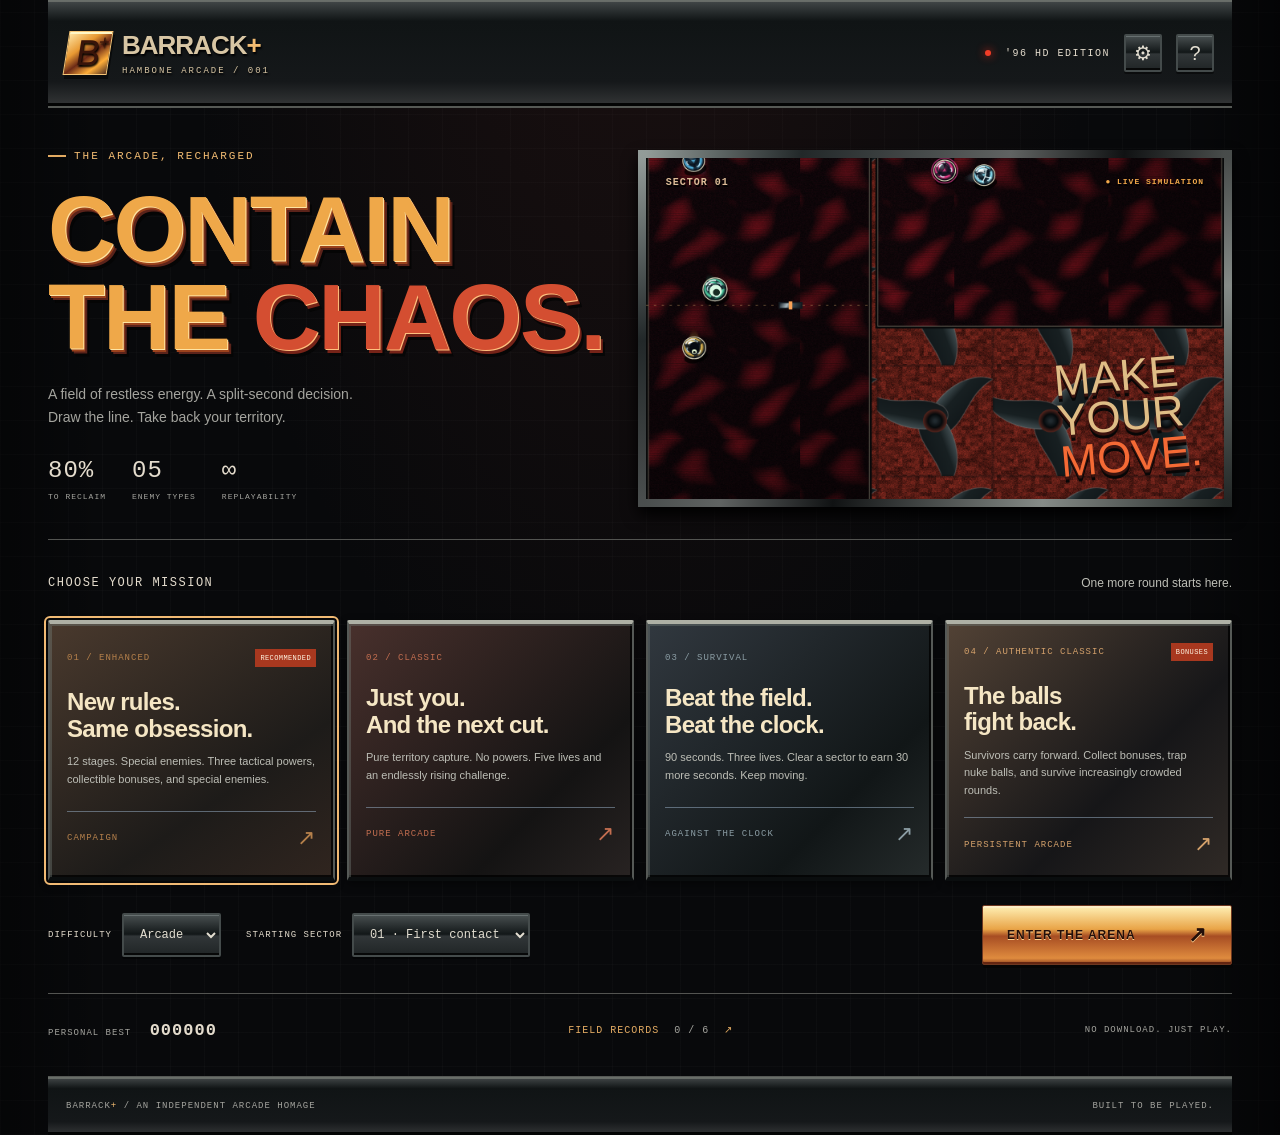
<file: web/index.html>
<!doctype html>
<html lang="en">
<head>
<meta charset="utf-8"><meta name="viewport" content="width=device-width,initial-scale=1,viewport-fit=cover"><meta name="theme-color" content="#dce6f1">
<meta name="description" content="Barrack+ — a modern territory-capture arcade game. Build barriers, contain the chaos, and reclaim the arena. Play with touch, mouse, or keyboard.">
<title>Barrack+ · Contain the chaos</title><link rel="icon" href="icon.svg" type="image/svg+xml"><link rel="stylesheet" href="style.css"><link rel="stylesheet" href="metallic.css"><link rel="stylesheet" href="retro96.css"><link rel="stylesheet" href="bonus-ui.css">
</head>
<body>
<div class="shell">
<header><a class="brand" href="#" id="homeLink" aria-label="Barrack plus main menu"><span class="brand-mark">B<span>+</span></span><span>BARRACK<span class="plus">+</span><small>HAMBONE ARCADE / 001</small></span></a><div class="header-right"><span class="live-dot"></span><span class="edition">CHROME EDITION</span><button class="icon-btn" id="settingsButton" aria-label="Settings">⚙</button><button class="icon-btn" id="helpButton" aria-label="How to play">?</button></div></header>
<main>
<section id="home" class="home">
<div class="hero-copy"><div class="eyebrow"><span></span> THE ARCADE, RECHARGED</div><h1>CONTAIN<br>THE <em>CHAOS.</em></h1><p>A field of restless energy. A split-second decision.<br>Draw the line. Take back your territory.</p><div class="hero-details"><span><b>80%</b> TO RECLAIM</span><span><b>05</b> ENEMY TYPES</span><span><b>∞</b> REPLAYABILITY</span></div></div>
<div class="hero-art" aria-hidden="true"><canvas id="attract" width="720" height="460"></canvas><div class="art-tag">SECTOR 01 <span>● LIVE SIMULATION</span></div><div class="art-stamp">MAKE<br>YOUR<br><strong>MOVE.</strong></div></div>
<div class="mode-heading"><h2>CHOOSE YOUR MISSION</h2><span>One more round starts here.</span></div>
<div class="modes"><button class="mode-card selected" data-mode="enhanced" aria-pressed="true"><span class="card-top">01 / ENHANCED <span class="pill">RECOMMENDED</span></span><strong>New rules.<br>Same obsession.</strong><p>12 stages. Special enemies. Three tactical powers, collectible bonuses, and special enemies.</p><span class="card-bottom">CAMPAIGN <span>↗</span></span></button><button class="mode-card" data-mode="classic" aria-pressed="false"><span class="card-top">02 / CLASSIC</span><strong>Just you.<br>And the next cut.</strong><p>Pure territory capture. No powers. Five lives and an endlessly rising challenge.</p><span class="card-bottom">PURE ARCADE <span>↗</span></span></button><button class="mode-card" data-mode="survival" aria-pressed="false"><span class="card-top">03 / SURVIVAL</span><strong>Beat the field.<br>Beat the clock.</strong><p>90 seconds. Three lives. Clear a sector to earn 30 more seconds. Keep moving.</p><span class="card-bottom">AGAINST THE CLOCK <span>↗</span></span></button><button class="mode-card" data-mode="authentic" aria-pressed="false"><span class="card-top">04 / AUTHENTIC CLASSIC <span class="pill">BONUSES</span></span><strong>The balls<br>fight back.</strong><p>Survivors carry forward. Collect bonuses, trap nuke balls, and survive increasingly crowded rounds.</p><span class="card-bottom">PERSISTENT ARCADE <span>↗</span></span></button></div>
<div class="launch-row"><label>DIFFICULTY <select id="difficulty"><option value="relaxed">Relaxed</option><option value="normal" selected>Arcade</option><option value="expert">Expert</option></select></label><label id="stageLabel">STARTING SECTOR <select id="stageSelect"><option value="1">01 · First contact</option></select></label><button id="startButton" class="primary">ENTER THE ARENA <span>↗</span></button></div>
<div class="home-bottom"><div>PERSONAL BEST <strong id="homeBest">000000</strong></div><button class="text-btn" id="achievementsButton">FIELD RECORDS <span id="achievementCount">0 / 6</span> ↗</button><span>NO DOWNLOAD. JUST PLAY.</span></div>
</section>
<section id="play" hidden>
<div class="game-top"><div><div class="eyebrow" id="modeName">ENHANCED CAMPAIGN</div><h2 id="sectorName">01 / FIRST CONTACT</h2></div><button id="pauseButton" class="outline">Ⅱ <span>PAUSE</span></button></div>
<div class="game-layout"><div class="game-main"><div class="scoreboard"><div><small>SCORE</small><strong id="score">000000</strong></div><div><small>INTEGRITY</small><strong id="lives">● ● ● ● ●</strong></div><div><small id="timeLabel">SECTOR</small><strong id="stageNumber">01 / 12</strong></div></div><div class="arena-frame"><canvas id="arena" width="960" height="640" tabindex="0" aria-label="Game arena. Arrow keys aim. Space rotates. Enter fires. P pauses. Keys 1, 2, 3 use powers."></canvas><div id="toast" role="status"></div><div id="arenaBadge">RECLAIM 80% TO ADVANCE</div><div id="bonusHud" aria-live="polite"></div></div><div class="capture-row"><span>AREA RECLAIMED</span><strong id="percent">0.0<span>%</span></strong><span class="target">TARGET 80%</span></div><div class="progress-track"><div id="progressFill"></div><i></i></div><div class="controls"><div class="axis-group" aria-label="Barrier orientation"><button id="horizontal" class="active" aria-pressed="true">↔ <span>HORIZONTAL</span></button><button id="vertical" aria-pressed="false">↕ <span>VERTICAL</span></button></div><button id="fireButton" class="primary">FIRE <span>↗</span></button></div><p class="control-hint" id="controlHint">Click to fire · Right-click / Space to rotate · Arrow keys to aim · Enter to fire</p></div>
<aside class="side-panel"><section class="retro-status" aria-label="Barrack classic status">
<div class="retro-status-logo">BARRACK<span> '96</span></div>
<div class="retro-meter"><small>SCORE</small><strong id="retroScore">000000</strong></div>
<div class="retro-meter"><small>LEVEL</small><strong id="retroLevel">01</strong></div>
<div class="retro-meter"><small>LIVES</small><strong id="retroLives">5</strong></div>
<div class="retro-meter claim"><small>RECLAIMED</small><strong id="retroClaim">0.0%</strong></div>
</section><div class="panel-heading">TACTICAL SYSTEMS <span>+</span></div><p class="muted" id="powerDescription">A little help when the field fights back.</p><button class="power" id="slowButton"><span class="power-icon">◷</span><span><b>TIME DILATION</b><small>Slow the field for 5 seconds</small></span><strong id="slowCount">2</strong></button><button class="power" id="shieldButton"><span class="power-icon">◇</span><span><b>BEAM INSURANCE</b><small>Protect a life on your next hit</small></span><strong id="shieldCount">1</strong></button><button class="power" id="boostButton"><span class="power-icon">ϟ</span><span><b>OVERDRIVE</b><small>Faster barriers for 5 seconds</small></span><strong id="boostCount">2</strong></button><div class="field-guide"><div class="panel-heading">IN THE FIELD</div><div id="enemyList"></div></div><div class="bonus-guide"><div class="panel-heading">COLLECTIBLE BONUSES</div><div id="bonusList"></div></div><div class="tip"><span>FIELD NOTE / 001</span><p>Short cuts are safer.<br>Big cuts are sweeter.</p><small>Only empty regions are reclaimed. Separate the balls, then squeeze their territory.</small></div></aside></div>
</section>
</main><footer><span>BARRACK<span class="plus">+</span> <span class="muted">/ AN INDEPENDENT ARCADE HOMAGE</span></span><span>BUILT TO BE PLAYED.</span></footer>
</div>
<dialog id="modal"><div id="modalContent"></div></dialog>
<script type="module" src="app.mjs"></script>
</body></html>
</file>
<file: web/style.css>
:root{color-scheme:dark;--bg:#101b20;--panel:#18272d;--line:#34474d;--text:#f0f2e8;--muted:#a4b5b9;--mint:#c7f68b;--orange:#ff9158;--display:Impact,'Arial Narrow',sans-serif;--mono:'Courier New',monospace}*{box-sizing:border-box}body{margin:0;background:var(--bg);color:var(--text);font-family:Arial,Helvetica,sans-serif}button,select,input{font:inherit}button,a,select{touch-action:manipulation}button{cursor:pointer;color:inherit}button:disabled{cursor:default;opacity:.4}button:focus-visible,a:focus-visible,select:focus-visible,input:focus-visible,canvas:focus-visible{outline:3px solid var(--orange);outline-offset:4px}button{border:0}button:hover:not(:disabled){filter:brightness(1.13)}[hidden]{display:none!important}.shell{max-width:1440px;margin:auto;padding:0 48px}header{height:108px;display:flex;align-items:center;justify-content:space-between;border-bottom:1px solid var(--line)}.brand{display:flex;gap:12px;align-items:center;color:var(--text);text-decoration:none;font-size:26px;font-weight:900;letter-spacing:-1px}.brand-mark{height:44px;width:44px;background:var(--mint);color:var(--bg);display:grid;place-items:center;font:36px var(--display);position:relative;transform:skew(-8deg)}.brand-mark span{position:absolute;right:2px;top:0;font:18px Arial}.brand small{display:block;font:9px var(--mono);letter-spacing:2px;margin-top:5px}.plus{color:var(--mint)}.header-right{display:flex;gap:14px;align-items:center}.edition{font:10px var(--mono);letter-spacing:1.5px}.live-dot{width:6px;height:6px;border-radius:50%;background:var(--mint);box-shadow:0 0 10px #c7f68570}.icon-btn{width:38px;height:38px;background:transparent;border:1px solid var(--line);font-size:20px;border-radius:50%}.home{padding-top:42px;display:grid;grid-template-columns:1fr 1.05fr;column-gap:24px}.eyebrow{font:11px var(--mono);letter-spacing:2px;color:var(--mint);display:flex;align-items:center;gap:8px}.eyebrow span{display:inline-block;width:18px;height:2px;background:var(--mint)}h1{font:clamp(65px,7.3vw,108px)/.94 var(--display);letter-spacing:-2px;margin:23px 0 22px;font-weight:900}h1 em{font-style:normal;color:var(--mint)}.hero-copy>p{color:var(--muted);line-height:1.65;font-size:14px}.hero-details{display:flex;gap:26px;margin:28px 0 38px}.hero-details>span{font:8px var(--mono);letter-spacing:1px;color:var(--muted)}.hero-details b{display:block;font:24px var(--mono);color:var(--text);margin-bottom:8px}.hero-art{background:#17262a;border:1px solid var(--line);position:relative;overflow:hidden;min-height:320px;margin-bottom:32px;clip-path:polygon(0 0,94% 0,100% 9%,100% 100%,0 100%)}#attract{width:100%;height:100%;object-fit:cover;position:absolute}.art-tag{position:absolute;left:20px;right:20px;top:19px;font:10px var(--mono);letter-spacing:1px}.art-tag span{float:right;color:var(--mint);font-size:8px}.art-stamp{position:absolute;bottom:22px;right:25px;font:44px/.92 var(--display);transform:rotate(-5deg);text-shadow:0 3px 10px #0008}.art-stamp strong{color:var(--orange);font-weight:normal}.mode-heading{grid-column:1/-1;display:flex;justify-content:space-between;align-items:center;border-top:1px solid var(--line);padding-top:26px;margin:0 0 20px}.mode-heading h2{font:12px var(--mono);letter-spacing:1.5px}.mode-heading>span{font-size:12px;color:var(--muted)}.modes{grid-column:1/-1;display:grid;grid-template-columns:repeat(3,1fr);gap:14px}.mode-card{text-align:left;background:var(--panel);padding:24px;border:1px solid var(--line);position:relative;transition:background .15s}.mode-card.selected{border-color:var(--mint);background:#23332c}.card-top{display:flex;justify-content:space-between;align-items:center;font:9px var(--mono);letter-spacing:1px;color:var(--mint)}.pill{font-size:7px;background:var(--mint);color:#17241c;padding:5px;letter-spacing:.4px}.mode-card strong{font-size:26px;line-height:1.1;letter-spacing:-.7px;display:block;margin-top:22px}.mode-card p{font-size:12px;line-height:1.6;color:var(--muted);max-width:280px;min-height:40px}.card-bottom{display:flex;justify-content:space-between;align-items:center;font:9px var(--mono);letter-spacing:1px;border-top:1px solid var(--line);padding-top:13px;margin-top:18px}.card-bottom span{font-size:22px}.launch-row{grid-column:1/-1;display:flex;gap:25px;align-items:center;margin-top:24px}.launch-row label{font:9px var(--mono);letter-spacing:1px;display:flex;align-items:center;gap:10px}select{background:#18272d;color:var(--text);padding:12px;border:1px solid var(--line);border-radius:0;font-size:12px}.primary{background:var(--mint);color:#15231c;font-size:12px;letter-spacing:1px;font-weight:bold;padding:18px 24px;display:flex;align-items:center;justify-content:space-between;gap:35px}.primary span{font-size:22px;line-height:1}.launch-row .primary{margin-left:auto;min-width:250px}.home-bottom{grid-column:1/-1;margin:28px 0 10px;border-top:1px solid var(--line);padding:22px 0;display:flex;justify-content:space-between;align-items:center;font:9px var(--mono);letter-spacing:1px;color:var(--muted)}.home-bottom strong{color:var(--text);font-size:17px;margin-left:12px}.text-btn{background:none;color:var(--mint);padding:8px;font:10px var(--mono);letter-spacing:1px}.text-btn span{color:var(--muted);margin:0 8px}footer{padding:24px 0;display:flex;justify-content:space-between;font:9px var(--mono);letter-spacing:1px;color:var(--muted);border-top:1px solid var(--line)}.muted{color:var(--muted)}.game-top{display:flex;justify-content:space-between;align-items:center;padding:27px 0 22px}.game-top h2{font:28px var(--display);letter-spacing:1px;margin:7px 0 0}.outline{background:transparent;border:1px solid var(--line);padding:12px 16px;font:11px var(--mono)}.game-layout{display:grid;grid-template-columns:minmax(0,1fr) 260px;gap:28px}.scoreboard{display:flex;justify-content:space-between;border:1px solid var(--line);border-bottom:0;padding:15px 18px;background:var(--panel)}.scoreboard small{display:block;font:9px var(--mono);letter-spacing:1.5px;color:var(--muted);margin-bottom:7px}.scoreboard strong{font:22px var(--mono);letter-spacing:1px}.scoreboard>div:last-child{text-align:right}#lives{color:var(--orange);font-size:16px;line-height:25px;letter-spacing:2px}.arena-frame{position:relative;border:7px solid #2c3c42;box-shadow:inset 0 0 0 1px #617078;line-height:0}#arena{width:100%;aspect-ratio:1.5;display:block;touch-action:none;cursor:crosshair;background:#0a151b}#arenaBadge{position:absolute;bottom:10px;left:50%;transform:translateX(-50%);font:8px var(--mono);letter-spacing:1px;color:#a4b5b999;pointer-events:none;white-space:nowrap}#toast{position:absolute;top:12%;left:50%;transform:translateX(-50%);font:bold 15px var(--mono);background:#101b20e8;color:var(--mint);padding:12px 18px;white-space:nowrap;opacity:0;transition:opacity .15s;pointer-events:none;line-height:1.3}#toast.visible{opacity:1}.capture-row{display:flex;align-items:center;gap:14px;margin:18px 0 10px;font:9px var(--mono);letter-spacing:1px}.capture-row strong{font:bold 26px var(--mono);color:var(--mint)}.capture-row strong span{font-size:14px}.target{margin-left:auto;color:var(--muted)}.progress-track{height:7px;background:#2b3b40;position:relative}.progress-track>div{height:100%;background:var(--mint);width:0;transition:width .35s}.progress-track i{position:absolute;left:80%;top:-3px;width:2px;height:13px;background:var(--orange)}.controls{display:flex;justify-content:space-between;gap:12px;margin-top:20px}.axis-group{display:flex;border:1px solid var(--line);flex:1}.axis-group button{flex:1;background:transparent;font-size:24px;color:var(--muted);padding:11px 15px;white-space:nowrap}.axis-group span{font:10px var(--mono);letter-spacing:.6px;margin-left:6px}.axis-group button.active{background:#2b3b36;color:var(--mint);box-shadow:inset 0 -2px var(--mint)}.control-hint{font:9px var(--mono);color:var(--muted);text-align:center;line-height:1.7;margin:14px 0 26px}.side-panel{padding-top:8px}.panel-heading{display:flex;justify-content:space-between;font:10px var(--mono);letter-spacing:1.5px}.panel-heading span{color:var(--mint)}.side-panel>p{font-size:12px;line-height:1.6;margin:14px 0 20px}.power{width:100%;display:flex;align-items:center;gap:12px;text-align:left;padding:16px 10px;background:transparent;border-top:1px solid var(--line)}.power:last-of-type{border-bottom:1px solid var(--line)}.power-icon{font-size:28px;color:var(--mint);width:28px;text-align:center}.power b{font:9px var(--mono);letter-spacing:.5px;display:block}.power small{font-size:10px;color:var(--muted);display:block;margin-top:6px}.power>strong{font:13px var(--mono);margin-left:auto;color:var(--mint)}.power.on{background:#293e30}.field-guide{margin-top:28px}.enemy-item{display:flex;gap:12px;align-items:center;margin-top:18px}.orb-swatch{width:22px;height:22px;border-radius:50%;background:radial-gradient(circle at 30% 25%,white,var(--orb) 30%,#15222c 90%);box-shadow:0 2px 4px #0006;flex-shrink:0}.enemy-item b{font:10px var(--mono)}.enemy-item small{display:block;font-size:10px;line-height:1.5;color:var(--muted);margin-top:4px}.tip{padding:20px;border:1px solid var(--line);margin-top:26px;background:repeating-linear-gradient(135deg,transparent,transparent 8px,#ffffff02 8px,#ffffff02 9px)}.tip>span{font:8px var(--mono);color:var(--orange);letter-spacing:1px}.tip p{font-size:21px;line-height:1.3;margin:13px 0}.tip small{font-size:11px;line-height:1.6;color:var(--muted)}dialog{background:var(--panel);color:var(--text);border:1px solid #64746c;width:min(510px,calc(100% - 32px));padding:30px;max-height:90dvh;box-shadow:0 25px 100px #0008}dialog::backdrop{background:#061015d9;backdrop-filter:blur(6px)}dialog h2{font:42px var(--display);letter-spacing:.5px;margin:15px 0}dialog p{color:var(--muted);font-size:14px;line-height:1.7}dialog .primary{width:100%;margin-top:20px}dialog .outline{width:100%;margin-top:10px;padding:14px}dialog .eyebrow{font-size:10px}.setting{display:flex;align-items:center;justify-content:space-between;gap:20px;padding:15px 0;border-bottom:1px solid var(--line);font-size:13px}.setting input[type=range]{width:135px;accent-color:var(--mint)}.setting input[type=checkbox]{width:20px;height:20px;accent-color:var(--mint)}.result-stats{display:grid;grid-template-columns:1fr 1fr;gap:12px;margin-top:22px}.result-stats>div{border:1px solid var(--line);padding:16px;font:10px var(--mono);color:var(--muted)}.result-stats strong{display:block;font-size:25px;margin-top:8px;color:var(--mint)}.achievement{border-top:1px solid var(--line);padding:15px 0;display:flex;gap:12px;align-items:center}.achievement>span{font-size:25px;color:var(--mint)}.achievement b{font-size:13px}.achievement small{display:block;color:var(--muted);font-size:11px;margin-top:5px}.achievement.locked{opacity:.5}.how-step{display:flex;gap:17px;margin:20px 0}.how-step>strong{color:var(--mint);font:22px var(--mono)}.how-step p{margin:0}.how-step b{color:var(--text)}
@media(min-width:1500px){.shell{padding:0 64px}}@media(max-width:1100px){.shell{padding:0 28px}.game-layout{grid-template-columns:minmax(0,1fr) 220px;gap:20px}.launch-row{gap:16px}.launch-row label{display:block}.launch-row select{display:block;margin-top:8px}.mode-card{padding:19px}.pill{display:none}h1{font-size:80px}.hero-art{min-height:340px}.axis-group span{font-size:8px}.axis-group button{padding:10px 8px}.power{gap:7px;padding:16px 0}.power small{font-size:9px}.edition{display:none}}
@media(max-width:800px){.shell{padding:0 22px}header{height:84px}.home{padding-top:30px}.hero-art{min-height:300px}h1{font-size:65px}.hero-copy>p{font-size:12px}.hero-details{gap:16px}.game-layout{grid-template-columns:1fr}.side-panel{display:grid;grid-template-columns:repeat(3,1fr);gap:10px;padding-bottom:20px}.side-panel>.panel-heading,.side-panel>p,.field-guide,.tip{display:none}.power{border:1px solid var(--line)!important;padding:12px 8px;gap:7px}.power small{display:none}.power b{font-size:8px;line-height:1.5}.power-icon{font-size:24px}.control-hint{margin-bottom:0}.launch-row .primary{min-width:210px}.home-bottom>span{display:none}}
@media(max-width:600px){.shell{padding:0 16px}header{height:74px}.brand{font-size:21px;gap:10px}.brand-mark{height:36px;width:36px;font-size:30px}.brand small{font-size:7px;letter-spacing:1.3px}.header-right{gap:9px}.icon-btn{height:34px;width:34px;font-size:18px}.live-dot{display:none}.home{grid-template-columns:1fr;gap:0;padding-top:26px}.hero-copy{z-index:1}h1{font-size:76px;margin:18px 0}.hero-copy>p{font-size:13px}.hero-details{margin:22px 0 26px;gap:38px}.hero-art{min-height:210px;margin-bottom:24px}.art-stamp{font-size:34px}.mode-heading{padding-top:18px;margin-bottom:14px}.mode-heading h2{font-size:10px}.mode-heading>span{display:none}.modes{grid-template-columns:1fr;gap:10px}.mode-card{padding:17px 18px;display:grid;grid-template-columns:1fr 1fr;column-gap:12px}.card-top{grid-column:1/-1;font-size:9px}.pill{display:inline;font-size:7px}.mode-card strong{font-size:22px;margin-top:13px}.mode-card p{font-size:11px;margin:13px 0 0;min-height:0}.card-bottom{grid-column:1/-1;margin-top:14px;padding-top:8px}.card-bottom span{font-size:18px}.launch-row{flex-wrap:wrap;gap:18px;margin-top:20px}.launch-row label{flex:1;white-space:nowrap;font-size:8px}.launch-row select{width:100%;font-size:11px}.launch-row .primary{width:100%;margin:0;padding:20px;font-size:12px}.home-bottom{margin-top:24px;gap:8px;flex-wrap:wrap;font-size:8px}.home-bottom strong{font-size:15px;margin-left:5px}.text-btn{font-size:9px;padding:8px 0}footer{font-size:7px;line-height:1.7;padding:20px 0}footer>span:last-child{display:none}.game-top{padding:19px 0 15px}.game-top h2{font-size:23px}.game-top .eyebrow{font-size:8px;letter-spacing:1.5px}.outline{font-size:10px;padding:10px}.scoreboard{padding:12px 11px}.scoreboard strong{font-size:18px}.scoreboard small{font-size:8px}#lives{font-size:11px;letter-spacing:0;line-height:20px}.arena-frame{border-width:4px}#arena{aspect-ratio:1.5}#arenaBadge{font-size:6px;letter-spacing:.5px;bottom:7px}.capture-row{margin:15px 0 9px;font-size:8px;gap:10px}.capture-row strong{font-size:23px}.controls{margin-top:16px;gap:8px}.axis-group button{padding:8px 5px;font-size:22px}.axis-group span{font-size:7px;margin-left:0;display:block}.controls .primary{padding:12px 15px;gap:15px;font-size:11px}.controls .primary span{font-size:18px}.control-hint{font-size:8px;margin:10px 0 0}.game-layout{gap:12px}.side-panel{gap:6px;padding-bottom:20px}.power{padding:10px 5px;gap:4px}.power-icon{width:20px;font-size:22px}.power b{font-size:7px}.power>strong{font-size:11px}dialog{padding:24px}dialog h2{font-size:36px}#toast{font-size:11px;padding:10px 12px}}
@media(prefers-reduced-motion:reduce){*{transition:none!important;scroll-behavior:auto!important}}

body.playing header{height:68px}body.playing footer{display:none}@media(min-width:801px){.game-layout{max-width:min(100%,calc((100dvh - 405px)*1.5 + 288px));margin:0 auto}.game-top{padding:18px 0}.scoreboard{padding:12px 18px}}
</file>
<file: web/metallic.css>
/* Bright anodized-metal cabinet, with high-contrast printed labels. */
:root {
  color-scheme: light;
  --bg: #e4edf6;
  --panel: #f4f8fc;
  --line: #9baec2;
  --text: #152e50;
  --muted: #4b6380;
  --mint: #0658c7;
  --orange: #c72d59;
}
body {
  background: radial-gradient(ellipse at 5% 0%, #c5faff 0, transparent 42%),
    radial-gradient(ellipse at 100% 35%, #e0d4ff 0, transparent 40%),
    repeating-linear-gradient(0deg, #ffffff35 0 1px, transparent 1px 4px), #dce6f1;
}
header { border-bottom: 2px solid #fff; box-shadow: 0 1px #92a6bd; }
.brand-mark {
  color: #fff;
  background: linear-gradient(145deg, #7de9ff, #0672ea 42%, #153aa2 48%, #2a9bf8 80%, #b4fbff);
  border: 1px solid white;
  box-shadow: 2px 3px 0 #7791b1, inset 0 0 0 2px #ffffff50;
}
.plus, .eyebrow { color: #0757bd; }
.live-dot { background: #079946; box-shadow: 0 0 8px #18db75; }
.icon-btn { background: linear-gradient(#fff, #b9c9dc 52%, #eff7ff 54%, #d3dce8); box-shadow: inset 0 1px white, 0 2px 3px #17375226; }
h1 { color: #164f9a; text-shadow: 0 2px #fff, 0 4px #9bafc8; }
h1 em { color: #d72661; text-shadow: 0 2px #fff, 0 4px #d78aa6; }
.hero-art {
  background: #bceeff;
  border: 6px solid #d6e2f1;
  box-shadow: inset 0 0 0 2px white, 0 6px 18px #45648d30;
  clip-path: none;
  border-radius: 5px;
}
.art-tag { color: #12385e; font-weight: bold; }
.art-tag span { color: #1253a2; }
.art-stamp { color: #fff; text-shadow: 0 2px #3e5b80, 0 3px 8px #274c99; }
.art-stamp strong { color: #fff55b; }
.mode-card {
  --card-color: #0963c5;
  background: linear-gradient(135deg, #fff 0%, #e5f3ff 44%, #c8dcf3 45%, #f7fbff 100%);
  border: 1px solid #8ea7c7;
  border-top: 5px solid var(--card-color);
  box-shadow: inset 0 1px white, 0 3px 0 #91a5bf, 0 6px 10px #3a547c15;
  border-radius: 6px;
}
.mode-card[data-mode="classic"] {
  --card-color: #ad2067;
  background: linear-gradient(135deg, #fff, #ffe1f0 44%, #ecc3df 45%, #fff7fb);
}
.mode-card[data-mode="survival"] {
  --card-color: #a64800;
  background: linear-gradient(135deg, #fffef1, #ffec99 44%, #f4cf71 45%, #fff8d8);
}
.mode-card.selected { outline: 3px solid var(--card-color); outline-offset: 3px; }
.mode-card strong, .card-top, .card-bottom { color: var(--card-color); }
.card-bottom { border-color: #94abc188; }
.pill { color: #fff; background: #075cbd; }
.primary {
  color: #fff;
  background: linear-gradient(#58baff 0%, #0877e9 45%, #0754bd 48%, #299cf6 100%);
  border: 1px solid #064aa3;
  border-radius: 5px;
  box-shadow: inset 0 1px 1px #fff, inset 0 -2px #003a8c, 0 3px 0 #97abc5;
  text-shadow: 0 1px #003c8d;
}
select, .outline {
  color: #18385e;
  background: linear-gradient(#fff, #e3ebf6 48%, #c2cfe0 50%, #f7fbff);
  border-color: #90a5bf;
  border-radius: 4px;
  box-shadow: inset 0 1px #fff, 0 2px 2px #27446620;
}
.scoreboard {
  background: linear-gradient(#fff 0%, #e9f3ff 42%, #becde0 46%, #edf4ff 100%);
  border: 1px solid #8aa1bc;
  border-radius: 6px 6px 0 0;
  box-shadow: inset 0 2px white;
}
.scoreboard strong { color: #0755b3; text-shadow: 0 1px #fff; }
#lives { color: #d12361; text-shadow: 0 1px white; }
.arena-frame {
  border: 9px solid #c1d0e2;
  border-image: linear-gradient(140deg, #fff, #9daec3 25%, #eff7ff 45%, #788eaa 50%, #e9f4ff 77%, #9aaec6) 1;
  box-shadow: 0 0 0 1px #728aab, 0 8px 18px #3d61852b;
}
#arena { background: #c2eaff; }
#arenaBadge { color: #274d79; background: #effaffba; padding: 4px 7px; border-radius: 3px; }
#toast { color: #fff; background: #0859b7ed; border: 1px solid #bbf3ff; box-shadow: 0 3px 10px #294f7b40; border-radius: 4px; }
.progress-track { background: #bec9d9; box-shadow: inset 0 1px 3px #4b628c66; height: 9px; border-radius: 5px; }
.progress-track > div { background: linear-gradient(90deg, #007bff, #00badd, #23c78f, #d9de23); border-radius: 5px; box-shadow: inset 0 1px #ffffffaa; }
.progress-track i { background: #c31d60; }
.axis-group { border-color: #91a5bf; border-radius: 5px; overflow: hidden; box-shadow: 0 2px 2px #1f48772b; }
.axis-group button { background: linear-gradient(#fff, #d2dfed 50%, #edf7ff); color: #244567; }
.axis-group button.active { background: linear-gradient(#ffef7c, #ffce32 49%, #f4b917 50%, #ffe361); color: #533900; box-shadow: inset 0 2px #fff8b0, inset 0 -3px #c68e05; }
.power {
  background: linear-gradient(130deg, #fff, #e9f1fc 48%, #cbd9ea 49%, #f1f7ff);
  border: 1px solid #93a8c1;
  border-radius: 5px;
  margin-bottom: 10px;
  box-shadow: inset 0 1px white, 0 2px 0 #a9b9cd;
}
#slowButton .power-icon, #slowButton > strong { color: #0069b1; }
#shieldButton .power-icon, #shieldButton > strong { color: #9a28b5; }
#boostButton .power-icon, #boostButton > strong { color: #ac4b00; }
.power.on { background: linear-gradient(#fff5b0, #ffdd47, #fff4b2); }
button:disabled { opacity: .55; }
.tip { background: linear-gradient(135deg, #fffbe5, #ffed9c); border: 1px solid #cdb254; box-shadow: inset 0 1px white; }
.tip > span { color: #8e4400; }
.tip small { color: #665627; }
.tip p { color: #5f4205; }
.enemy-item b { color: #164a91; }
dialog { background: linear-gradient(135deg, #fff, #d8e6f6); border: 2px solid #829fc2; border-radius: 8px; box-shadow: inset 0 2px #fff, 0 25px 100px #15305170; }
dialog::backdrop { background: #19385c80; }
.result-stats > div { background: #ffffff80; }
.achievement.locked { opacity: .65; }
@media(max-width:600px) {
  .arena-frame { border-width: 6px; }
  .mode-card { margin: 3px; }
  .power { margin-bottom: 0; }
}
.mode-card.selected { background: linear-gradient(135deg, #fff 0%, #e5f3ff 44%, #c8dcf3 45%, #f7fbff 100%); }
.mode-card[data-mode="classic"].selected { background: linear-gradient(135deg, #fff, #ffe1f0 44%, #ecc3df 45%, #fff7fb); }
.mode-card[data-mode="survival"].selected { background: linear-gradient(135deg, #fffef1, #ffec99 44%, #f4cf71 45%, #fff8d8); }
</file>
<file: web/retro96.css>
/* Barrack '96 HD — an original industrial tribute, independent of the Chrome theme.
   No licensed original artwork is embedded or copied. */
body.retro96 {
  color-scheme: dark;
  --bg: #090a0b;
  --panel: #1d2021;
  --line: #535451;
  --text: #e4dccd;
  --muted: #a4a49e;
  --mint: #e2aa62;
  --orange: #fa542d;
  background:
    radial-gradient(ellipse at 50% -20%, #57262144, transparent 52%),
    repeating-linear-gradient(90deg, #ffffff05 0 1px, transparent 1px 34px),
    repeating-linear-gradient(0deg, #ffffff05 0 1px, transparent 1px 34px),
    #08090b;
  color: var(--text);
}
body.retro96 .shell {
  background: linear-gradient(90deg, #0006, transparent 8%, transparent 92%, #0008);
}
body.retro96 header, body.retro96 footer {
  border-color: #565955;
  background: linear-gradient(#454a4b, #101415 20%, #15181a 77%, #343637);
  box-shadow: inset 0 2px #989e9270, inset 0 -3px #030404;
  padding-left: 18px; padding-right: 18px;
}
body.retro96 .brand { color: #d8c6a4; text-shadow: 1px 2px 2px #000; }
body.retro96 .brand-mark {
  background: linear-gradient(140deg,#ffe7a8,#e89932 35%,#6c2a16 55%,#feae39 78%,#513021);
  color: #38140a; border: 1px solid #f6c475;
  box-shadow: inset 0 2px #fff7c7, 2px 4px 0 #0008; transform: skew(-9deg);
}
body.retro96 .plus, body.retro96 .eyebrow { color: #f3bc72; }
body.retro96 .live-dot { background: #f33d27; box-shadow: 0 0 9px #e52616; }
body.retro96 h1 {
  color: #efa849;
  text-shadow: 1px 1px #ffe4a2, 2px 3px #9b421c, 4px 5px #5b231a, 6px 8px #050505;
}
body.retro96 h1 em { color: #d44e31; text-shadow: 1px 1px #ffc17e, 3px 4px #762318, 5px 7px #060606; }
body.retro96 .hero-art {
  border: 8px solid #454745;
  border-image: linear-gradient(130deg,#939c99,#222829 18%,#606362 42%,#101213 55%,#858b87 79%,#222726) 1;
  background: #090404;
  box-shadow: inset 0 0 0 2px #020303, 0 8px 16px #000;
}
body.retro96 .art-tag { color: #ddbd98; text-shadow: 1px 2px #000; }
body.retro96 .art-tag span { color: #f2a94b; }
body.retro96 .art-stamp { color: #dfbd86; text-shadow: 0 3px 1px #3d1510, 0 6px 0 #070707; }
body.retro96 .art-stamp strong { color: #f46a35; }
body.retro96 .mode-card, body.retro96 .power, body.retro96 .tip {
  --card-color: #b5804b;
  border: 2px solid #555956;
  border-top: 4px solid #aeb0a5;
  border-bottom: 4px solid #0a0d0e;
  border-radius: 2px;
  color: #e8e2d6;
  background: linear-gradient(135deg, #343839, #111616 54%, #292c2d 55%, #1d2021);
  box-shadow: inset 2px 2px #747d7866, inset -2px -2px #000c, 0 3px 10px #0007;
}
body.retro96 .mode-card[data-mode="classic"] { --card-color: #c36e50; background: linear-gradient(135deg,#48302c,#141313 70%,#282322); }
body.retro96 .mode-card[data-mode="survival"] { --card-color: #8b9da4; background: linear-gradient(135deg,#31383f,#111617 70%,#252b2b); }
body.retro96 .mode-card.selected,
body.retro96 .mode-card[data-mode="classic"].selected,
body.retro96 .mode-card[data-mode="survival"].selected {
  background: linear-gradient(145deg, #49392d, #1d1b19 65%, #30251f);
  outline: 2px solid #f1ba74; outline-offset: 2px;
}
body.retro96 .mode-card strong { color: #f5e6c4; }
body.retro96 .mode-card p, body.retro96 .mode-heading > span { color: #bdbeb6; }
body.retro96 .pill { background: #a8381f; color: #fff5e2; }
body.retro96 .primary, body.retro96 .axis-group button.active {
  color: #230e09;
  border: 1px solid #6e3720;
  background: linear-gradient(#fff0b5 0%, #e9a447 40%, #a74d23 52%, #df8b3e 90%, #8f421e);
  box-shadow: inset 0 2px #ffefd0b0, inset 0 -2px #632511, 1px 3px #050505;
  text-shadow: 0 1px #ffd18f;
  border-radius: 2px;
}
body.retro96 .outline, body.retro96 select, body.retro96 .icon-btn,
body.retro96 .axis-group button {
  border: 2px solid #444b4b;
  color: #e3ded1;
  background: linear-gradient(#484f50, #121718 48%, #313638 53%, #202526);
  box-shadow: inset 0 1px #98a1a167, inset 0 -2px #070808, 0 2px #0007;
  border-radius: 2px;
}
body.retro96 .scoreboard {
  background: repeating-linear-gradient(90deg,#ffffff08 0 2px,transparent 2px 12px),
    linear-gradient(#5a5d5a, #151718 27%, #343839 85%, #0a0c0d);
  border: 3px ridge #7c807a; border-bottom: none;
  box-shadow: inset 0 2px #b8b8ad44, inset 0 -6px #030505;
}
body.retro96 .scoreboard small {
  font-weight: bold; color: #c2c0b7; letter-spacing: 2px; text-shadow: 1px 2px #060707;
}
body.retro96 .scoreboard strong {
  font-family: 'Courier New', monospace; color: #fb493c;
  text-shadow: 0 0 8px #f51a0b9e, 0 2px #070707;
  background: #070606; border: 2px inset #7b7f7a; padding: 4px 10px;
  display: inline-block; min-width: 85px;
}
body.retro96 #lives { color: #ff6840; text-shadow: 0 0 6px #cb3816; }
body.retro96 .arena-frame {
  position: relative;
  border: 12px solid #6f7470;
  border-image: linear-gradient(140deg,#9ca29b,#202526 18%,#727975 29%,#14191a 51%,#888d86 78%,#272d2c) 1;
  background: #080505;
  box-shadow: inset 0 0 0 2px #0b0d0c, 0 8px 26px #000c;
}
body.retro96 .arena-frame::after {
  content: '';
  position: absolute; inset: 0;
  border: 2px solid #292e2c;
  box-shadow: inset 0 0 22px #000;
  pointer-events: none;
}
body.retro96 #arena { background: #110809; }
body.retro96 #arenaBadge {
  color: #d1c7a8; background: #101213d9;
  border: 1px solid #696a5e; text-shadow: 1px 1px #000;
}
body.retro96 #toast {
  color: #f7e6bf; background: #1c1714ef;
  border: 2px ridge #b17b4b; box-shadow: 0 3px 12px #000;
}
body.retro96 .progress-track {
  background: #07090b; border: 2px inset #77796e;
  box-shadow: inset 0 2px 6px #000;
}
body.retro96 .progress-track > div {
  background: linear-gradient(90deg,#924620,#e19c3d,#f0d36d);
  box-shadow: 0 0 8px #e58e36;
}
body.retro96 .progress-track i { background: #ff4429; }
body.retro96 .side-panel {
  background: repeating-linear-gradient(0deg,#ffffff07 0 2px,transparent 2px 26px),
    linear-gradient(115deg,#373b3b,#15191a 42%,#303535 67%,#111517);
  border: 4px ridge #696e6b;
  box-shadow: inset 0 0 0 2px #060809, 0 7px 17px #0009;
  padding: 15px;
}
body.retro96 .panel-heading { color: #edc18c; text-shadow: 1px 2px #000; }
body.retro96 .tip { background: linear-gradient(135deg,#403226,#1d1a17); border-color: #70513d; }
body.retro96 .tip p { color: #e9ccaa; }
body.retro96 .tip small, body.retro96 .tip > span { color: #c3a480; }
body.retro96 .power b, body.retro96 .enemy-item b { color: #e8c59a; }
body.retro96 .power small, body.retro96 .enemy-item small { color: #b5b6ae; }
body.retro96 .power.on { background: linear-gradient(#69513a,#302319); }
body.retro96 .power strong { color: #f6ac69; }
body.retro96 dialog {
  color: #e5decf;
  border: 7px ridge #737872; border-radius: 3px;
  background: linear-gradient(135deg,#414646,#161a1b 45%,#2a2e2f);
  box-shadow: 0 30px 90px #000c;
}
body.retro96 dialog h2 { color: #f0b269; text-shadow: 2px 3px #000; }
body.retro96 .result-stats > div { background: #070a0ab5; }
body.retro96 .setting select {
  max-width: 100%; min-width: 152px; margin-left: 12px;
}
@media (max-width: 600px) {
  body.retro96 .arena-frame { border-width: 7px; }
  body.retro96 .scoreboard strong { padding: 3px 5px; min-width: 0; font-size: 15px; }
  body.retro96 .side-panel { padding: 10px; }
  body.retro96 header, body.retro96 footer { padding-left: 8px; padding-right: 8px; }
}

/* Original-inspired, inset status instruments live in the right-hand rail. */
.retro-status { display: none; }
body.retro96 .retro-status {
  display: grid; gap: 10px;
  padding: 9px 8px 18px;
  margin-bottom: 17px;
  border-bottom: 3px ridge #80817b;
}
body.retro96 .retro-status-logo {
  color: #f1b45b;
  font: 900 30px/1 Impact, 'Arial Narrow', sans-serif;
  letter-spacing: -1px;
  text-shadow: 1px 1px #f4e0a2, 3px 4px #652419, 5px 6px #000;
  padding: 3px 0 14px;
}
body.retro96 .retro-status-logo span { font-size: 15px; color: #ed6435; }
body.retro96 .retro-meter {
  display: grid; grid-template-columns: 1fr;
  padding: 6px;
  background: linear-gradient(165deg,#676b66,#1c2121 26%,#4b4e4b 50%,#101314);
  border: 3px ridge #888b82;
  box-shadow: inset 0 0 0 1px #090d0e, 0 3px 3px #0009;
}
body.retro96 .retro-meter small {
  display: block;
  padding: 4px 5px 5px;
  text-align: center;
  font: bold 11px 'Courier New', monospace;
  letter-spacing: 2px; color: #171c1e;
  text-shadow: 0 1px #babdb7;
  background: linear-gradient(#cacbc5,#808780 43%,#bdc0ba 48%,#535955);
  border: 2px ridge #9b9e96;
}
body.retro96 .retro-meter strong {
  margin-top: 6px;
  padding: 6px 10px 3px;
  text-align: center;
  font: bold 27px 'Courier New', monospace;
  letter-spacing: 3px; color: #f34835;
  text-shadow: 0 0 10px #fc321bc5, 0 2px #550c0a;
  background: #060706;
  border: 3px inset #606764;
  box-shadow: inset 0 0 10px #000;
}
body.retro96 .retro-meter.claim strong {
  color: #93e668;
  text-shadow: 0 0 8px #77d94da5;
}
@media (min-width: 801px) {
  body.retro96 .scoreboard { display: none; }
}
@media (max-width: 800px) {
  body.retro96 .retro-status { display: none; }
}
</file>
<file: web/bonus-ui.css>
/* Shared gameplay-fidelity UI: four modes, pickup readouts and tactile mobile controls. */
.modes { grid-template-columns: repeat(4, minmax(0, 1fr)); gap: 12px; }
.mode-card { min-width: 0; padding: 19px 17px; }
.mode-card strong { font-size: 24px; }
.mode-card p { font-size: 11px; overflow-wrap: anywhere; }
.mode-card[data-mode="authentic"] {
  --card-color: #d47a43;
  background: linear-gradient(135deg,#ffffff,#f6e1d2 48%,#ead1bd 49%,#fff7ed);
}
.mode-card[data-mode="authentic"].selected {
  background: linear-gradient(135deg,#fffef8,#fde3ca 44%,#ecc9aa 45%,#fff6ec);
}
body.retro96 .mode-card[data-mode="authentic"] {
  --card-color: #d4a16b;
  background: linear-gradient(135deg,#524235,#161618 62%,#302a26);
}
body.retro96 .mode-card[data-mode="authentic"].selected {
  background: linear-gradient(135deg,#5b4633,#1f1c18 55%,#382b24);
}
#bonusHud {
  position: absolute;
  left: 12px; bottom: 13px; right: 12px;
  z-index: 4; pointer-events: none;
  width: max-content; max-width: calc(100% - 24px);
  padding: 7px 11px;
  font: 800 12px/1.35 'Courier New',monospace;
  letter-spacing: .25px;
  color: #fff7c6;
  text-shadow: 0 1px 2px #000;
  border: 1px solid #fff6b99e;
  background: #142940df;
  box-shadow: 0 2px 14px #0006;
  border-radius: 3px;
}
#bonusHud[hidden] { display: none !important; }
body.retro96 #bonusHud {
  color: #fbe6ae; background: #151110eb;
  border: 2px ridge #ab8055;
  box-shadow: inset 0 1px #f1b56c44, 0 3px 8px #000c;
}
.bonus-guide { margin-top: 22px; }
.bonus-item {
  display: flex; align-items: center; gap: 10px;
  margin-top: 11px; font-size: 11px;
}
.bonus-item .bonus-icon {
  display: grid; place-items: center; flex: 0 0 30px;
  width: 30px; height: 30px; border-radius: 50%;
  color: #fffefa; font: 900 15px Arial,sans-serif;
  text-shadow: 0 1px #1118;
  background: radial-gradient(circle at 30% 20%, #fff8, transparent 35%),
    radial-gradient(circle at 40% 35%, var(--bonus), #161c24 84%);
  border: 1px solid #d8e9f3bb;
  box-shadow: 0 0 8px var(--bonus);
}
.bonus-item b { color: #1b4986; font: bold 10px 'Courier New',monospace; }
.bonus-item small { display:block; margin-top:3px; color: #4b6380; font-size:9px; line-height: 1.4; }
body.retro96 .bonus-item b { color: #eac296; }
body.retro96 .bonus-item small { color: #b5b4a6; }
@media (max-width: 1140px) {
  .modes { grid-template-columns: repeat(2, minmax(0,1fr)); }
  .mode-card strong { font-size: 24px; }
}
@media (max-width: 800px) {
  .bonus-guide { display: none; }
}
@media (max-width: 600px) {
  .modes { grid-template-columns: 1fr; }
  .mode-card { padding: 16px; }
  #bonusHud { font-size: 9px; left: 6px; bottom: 6px; padding: 4px 6px; }
  body.retro96 .mode-card { min-height: 115px; }
  .controls button { min-height: 44px; }
  #arena { touch-action: none; }
}
</file>
